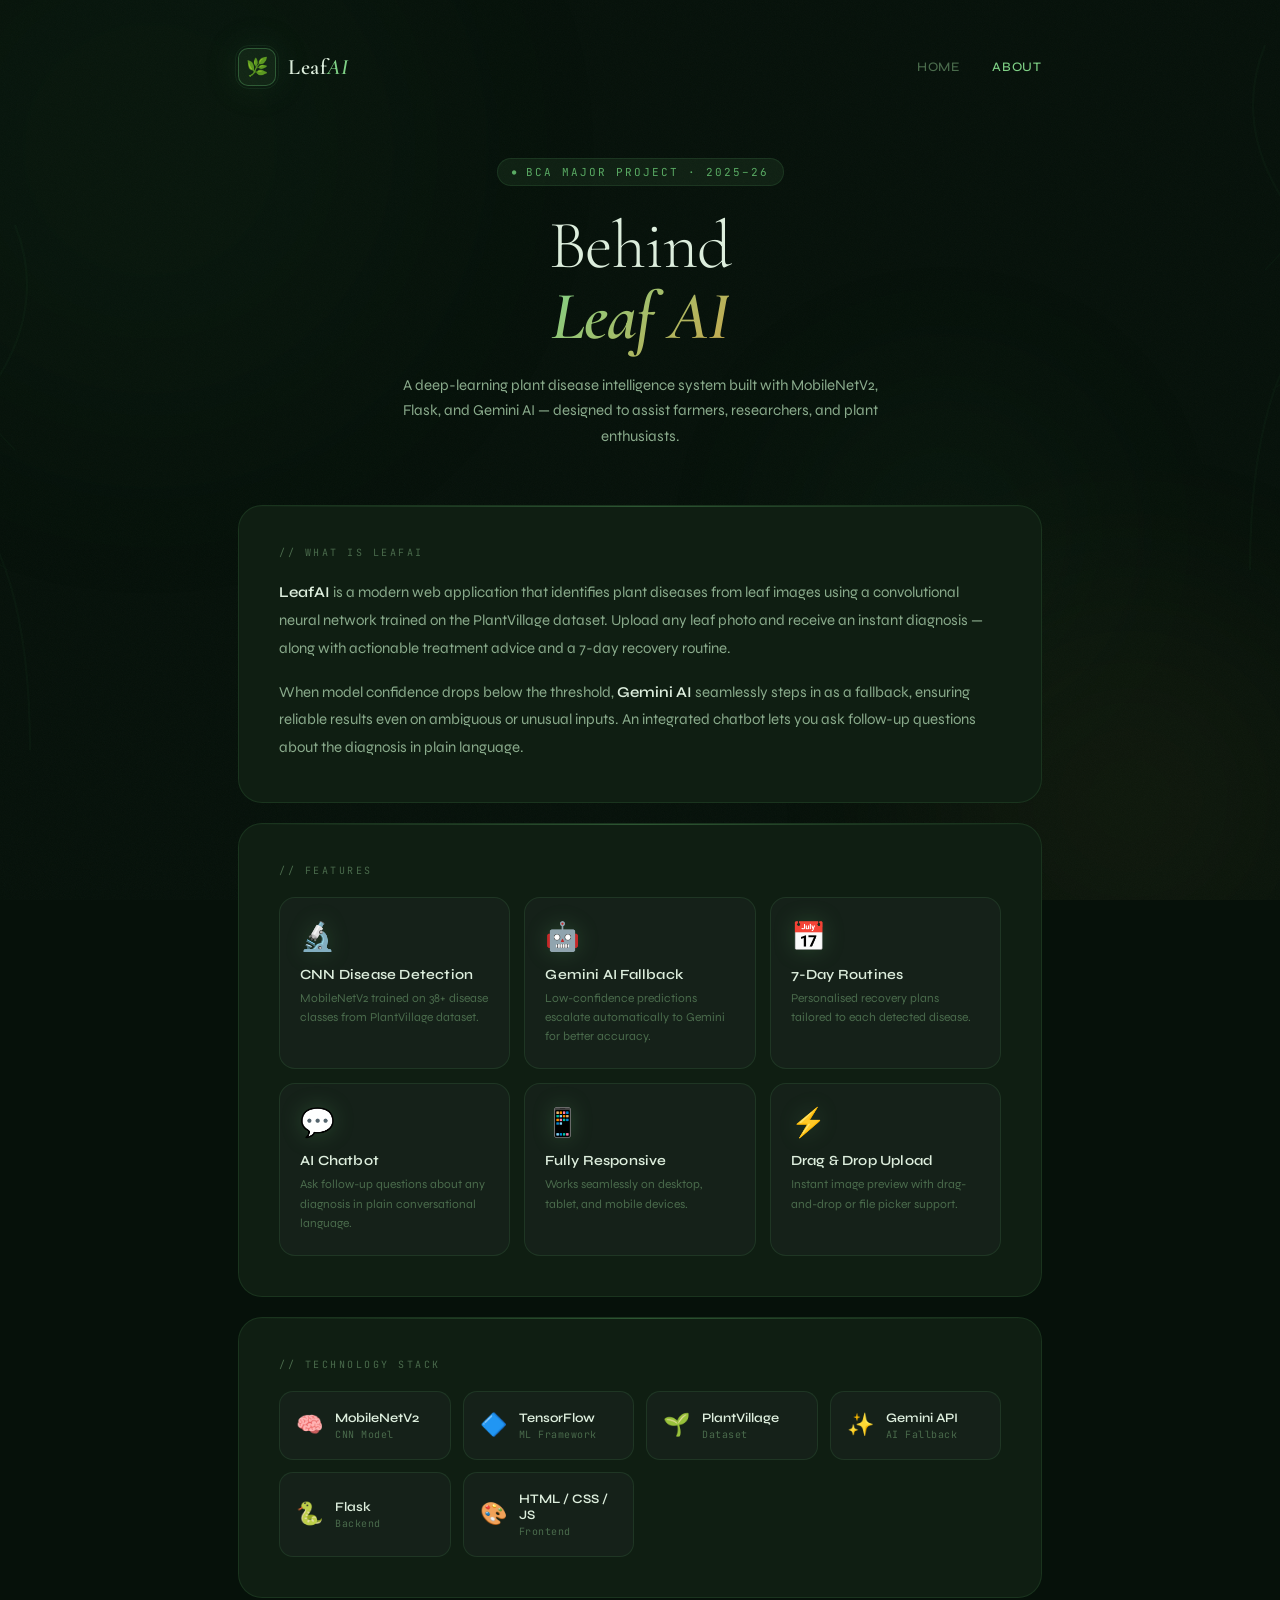
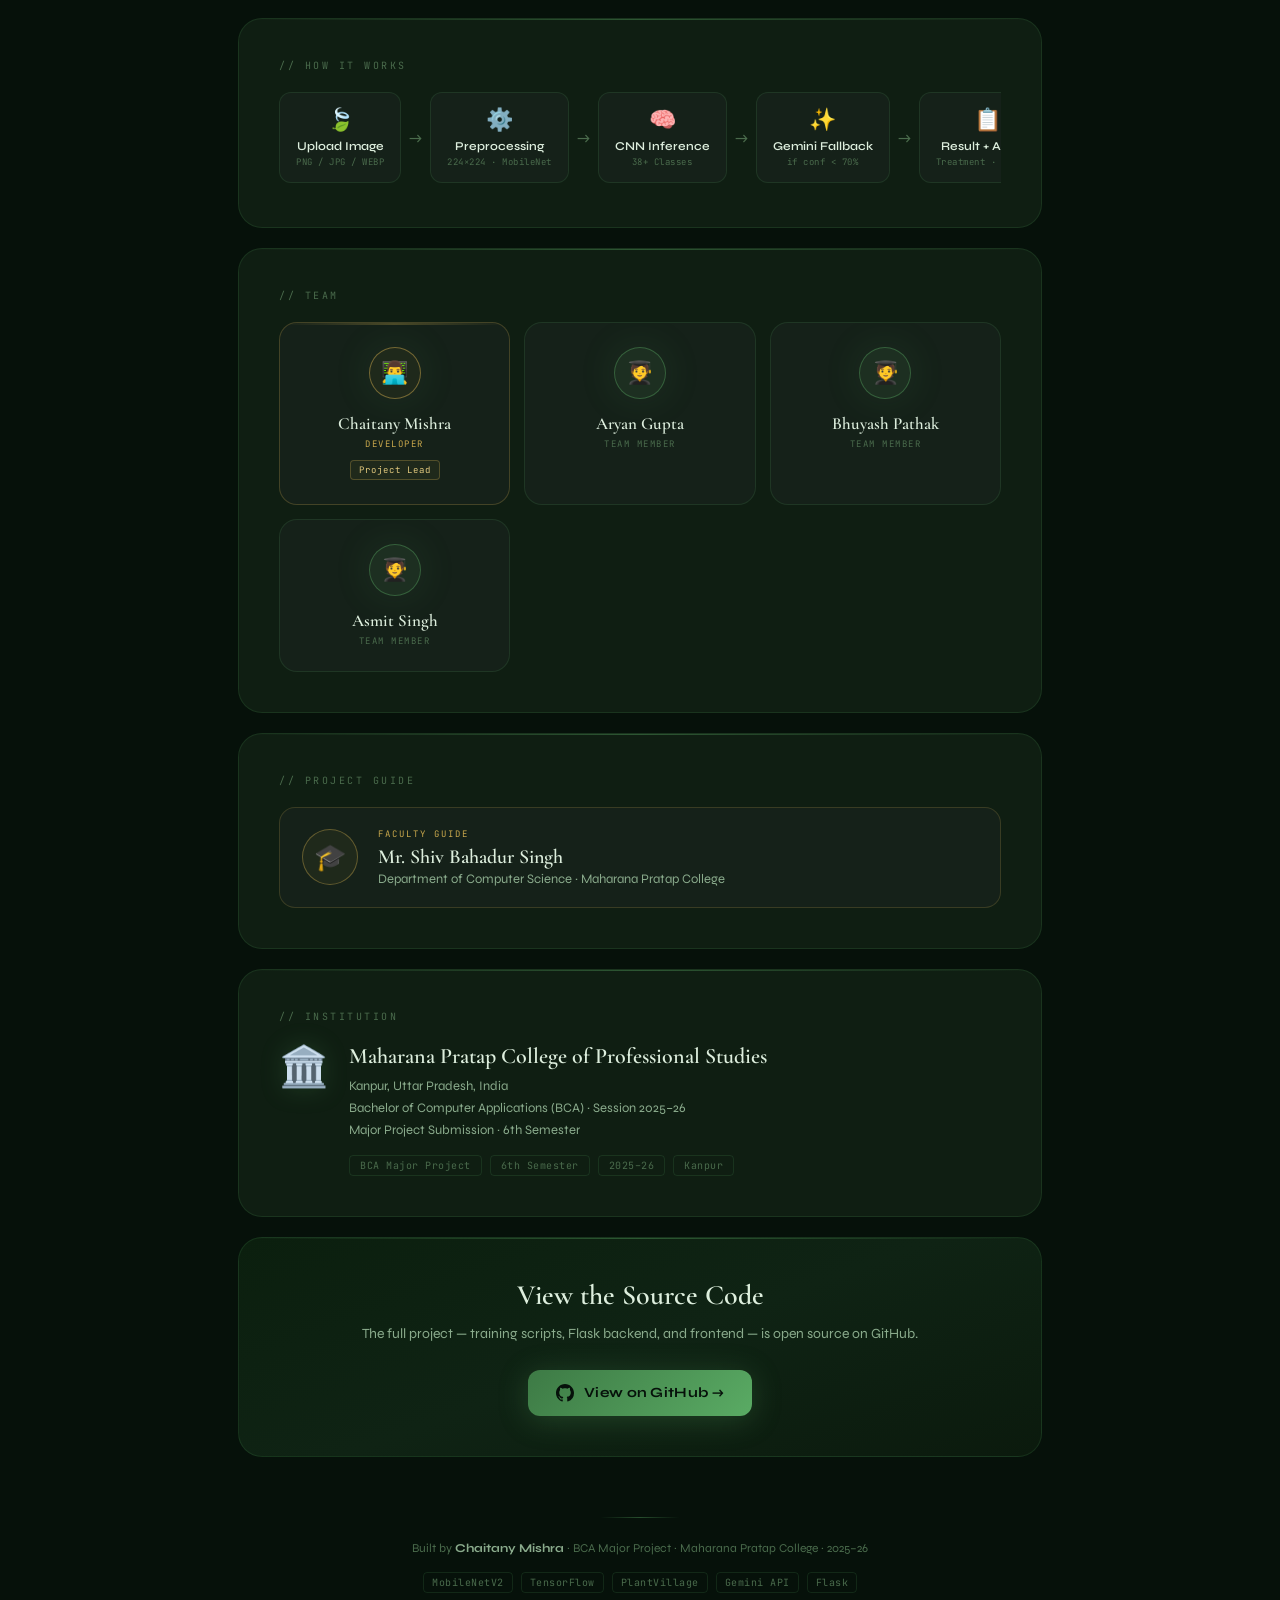
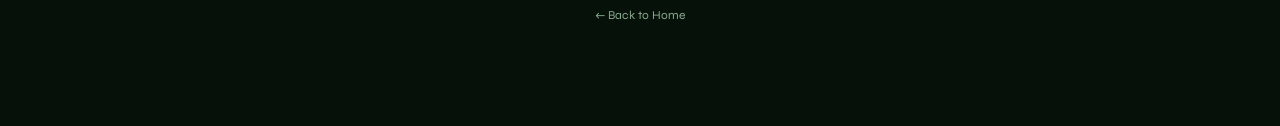
<file: templates/about.html>
<!DOCTYPE html>
<html lang="en">
<head>
  <meta charset="UTF-8" />
  <meta name="viewport" content="width=device-width, initial-scale=1.0" />
  <title>About | LeafAI — Plant Disease Intelligence</title>
  <link rel="preconnect" href="https://fonts.googleapis.com" />
  <link href="https://fonts.googleapis.com/css2?family=Cormorant+Garamond:ital,wght@0,300;0,400;0,600;0,700;1,300;1,400;1,600&family=Syne:wght@400;500;600;700;800&family=JetBrains+Mono:wght@300;400&display=swap" rel="stylesheet" />

  <style>
    *, *::before, *::after { box-sizing: border-box; margin: 0; padding: 0; }

    :root {
      --ink:           #06110a;
      --ink-2:         #0c1e10;
      --surface:       #0f1e12;
      --surface-2:     #152119;
      --surface-3:     #1a2a1e;
      --moss:          #3d7a45;
      --fern:          #5aab64;
      --leaf:          #7fd186;
      --sage:          #a8c9aa;
      --mist:          rgba(127,209,134,0.08);
      --mist-2:        rgba(127,209,134,0.14);
      --gold:          #c9a84c;
      --gold-light:    #e2c97e;
      --crimson:       #c0444a;
      --crimson-soft:  #e07070;
      --text-1:        #ddeedd;
      --text-2:        #8aab8c;
      --text-3:        #4a6b4c;
      --border:        rgba(90,171,100,0.15);
      --border-bright: rgba(90,171,100,0.40);
      --glow:          0 0 40px rgba(90,171,100,0.12);
      --glow-strong:   0 0 60px rgba(90,171,100,0.25);
    }

    html { scroll-behavior: smooth; }

    body {
      font-family: 'Syne', sans-serif;
      background: var(--ink);
      color: var(--text-1);
      min-height: 100vh;
      overflow-x: hidden;
    }

    /* ── Organic background ── */
    .canvas-bg {
      position: fixed; inset: 0; z-index: 0; pointer-events: none; overflow: hidden;
    }
    .orb {
      position: absolute; border-radius: 50%;
      filter: blur(100px); opacity: 0.07;
      animation: drift 20s ease-in-out infinite alternate;
    }
    .orb-1 { width: 700px; height: 700px; background: radial-gradient(circle, #3d7a45, transparent); top: -200px; left: -200px; animation-delay: 0s; }
    .orb-2 { width: 500px; height: 500px; background: radial-gradient(circle, #c9a84c, transparent); bottom: -150px; right: -100px; animation-delay: -7s; }
    .orb-3 { width: 350px; height: 350px; background: radial-gradient(circle, #5aab64, transparent); top: 40%; left: 60%; animation-delay: -14s; }

    .noise {
      position: fixed; inset: 0; z-index: 0; pointer-events: none; opacity: 0.03;
      background-image: url("data:image/svg+xml,%3Csvg viewBox='0 0 256 256' xmlns='http://www.w3.org/2000/svg'%3E%3Cfilter id='n'%3E%3CfeTurbulence type='fractalNoise' baseFrequency='0.9' numOctaves='4' stitchTiles='stitch'/%3E%3C/filter%3E%3Crect width='100%25' height='100%25' filter='url(%23n)'/%3E%3C/svg%3E");
      background-size: 200px 200px;
    }

    .botanical-left {
      position: fixed; left: -60px; top: 50%; transform: translateY(-50%);
      width: 180px; opacity: 0.04; z-index: 0; pointer-events: none;
    }
    .botanical-right {
      position: fixed; right: -60px; top: 30%; transform: translateY(-50%) scaleX(-1);
      width: 180px; opacity: 0.04; z-index: 0; pointer-events: none;
    }

    @keyframes drift {
      from { transform: translate(0, 0) scale(1); }
      to   { transform: translate(30px, 40px) scale(1.08); }
    }

    /* ── Layout ── */
    .wrapper {
      position: relative; z-index: 1;
      max-width: 860px;
      margin: 0 auto;
      padding: 48px 28px 100px;
    }

    /* ── Nav ── */
    nav {
      display: flex; justify-content: space-between; align-items: center;
      margin-bottom: 72px;
      animation: slideDown 0.6s cubic-bezier(0.16,1,0.3,1) both;
    }
    .nav-brand { display: flex; align-items: center; gap: 12px; }
    .brand-mark {
      width: 38px; height: 38px;
      border: 1.5px solid var(--border-bright);
      border-radius: 10px;
      display: flex; align-items: center; justify-content: center;
      font-size: 18px;
      background: var(--mist);
      box-shadow: var(--glow);
      position: relative;
      text-decoration: none;
    }
    .brand-mark::after {
      content: '';
      position: absolute; inset: -4px;
      border-radius: 14px;
      border: 1px solid rgba(90,171,100,0.1);
    }
    .brand-name {
      font-family: 'Cormorant Garamond', serif;
      font-size: 22px; font-weight: 600;
      letter-spacing: 0.5px; color: var(--text-1);
      text-decoration: none;
    }
    .brand-name em { font-style: italic; color: var(--leaf); }
    .nav-links { display: flex; gap: 32px; }
    .nav-links a {
      font-size: 13px; font-weight: 500; letter-spacing: 0.8px;
      text-transform: uppercase; color: var(--text-3);
      text-decoration: none; transition: color 0.2s;
    }
    .nav-links a:hover, .nav-links a.active { color: var(--leaf); }

    /* ── Page Hero ── */
    .page-hero {
      text-align: center; margin-bottom: 56px;
      animation: slideDown 0.7s 0.1s cubic-bezier(0.16,1,0.3,1) both;
    }
    .hero-eyebrow {
      display: inline-flex; align-items: center; gap: 8px;
      font-family: 'JetBrains Mono', monospace;
      font-size: 11px; letter-spacing: 2px; text-transform: uppercase;
      color: var(--fern); margin-bottom: 24px;
      padding: 6px 14px; border: 1px solid var(--border);
      border-radius: 99px; background: var(--mist);
    }
    .hero-eyebrow::before { content: '●'; font-size: 7px; animation: blink 2s ease infinite; }
    @keyframes blink { 0%,100% { opacity: 1; } 50% { opacity: 0.2; } }

    .page-hero h1 {
      font-family: 'Cormorant Garamond', serif;
      font-size: clamp(40px, 6vw, 68px);
      font-weight: 300; line-height: 1.05;
      letter-spacing: -1px; margin-bottom: 20px;
    }
    .page-hero h1 strong {
      font-weight: 600; font-style: italic;
      background: linear-gradient(135deg, var(--leaf) 0%, var(--gold) 100%);
      -webkit-background-clip: text; -webkit-text-fill-color: transparent;
      background-clip: text;
    }
    .page-hero p {
      font-size: 15px; font-weight: 400;
      color: var(--text-2); max-width: 500px;
      margin: 0 auto; line-height: 1.7;
    }

    /* ── Cards ── */
    .card {
      background: var(--surface);
      border: 1px solid var(--border);
      border-radius: 24px;
      padding: 40px;
      margin-bottom: 20px;
      position: relative; overflow: hidden;
    }
    .card::before {
      content: '';
      position: absolute; top: 0; left: 0; right: 0; height: 1px;
      background: linear-gradient(90deg, transparent, var(--fern), transparent);
      opacity: 0.4;
    }

    .section-label {
      font-family: 'JetBrains Mono', monospace;
      font-size: 10px; letter-spacing: 2.5px; text-transform: uppercase;
      color: var(--text-3); margin-bottom: 20px;
    }

    /* ── What is LeafAI ── */
    .about-intro { animation: slideUp 0.7s 0.2s cubic-bezier(0.16,1,0.3,1) both; }

    .about-intro p {
      font-size: 15px; line-height: 1.85; color: var(--text-2);
      font-weight: 400;
    }
    .about-intro p + p { margin-top: 16px; }
    .about-intro strong { color: var(--text-1); font-weight: 600; }

    /* ── Features Grid ── */
    .features-card { animation: slideUp 0.7s 0.3s cubic-bezier(0.16,1,0.3,1) both; }

    .features-grid {
      display: grid; grid-template-columns: repeat(auto-fill, minmax(220px, 1fr));
      gap: 14px; margin-top: 4px;
    }
    .feature-item {
      background: var(--surface-2);
      border: 1px solid var(--border);
      border-radius: 16px; padding: 22px 20px;
      transition: border-color 0.25s, transform 0.25s;
      cursor: default;
    }
    .feature-item:hover {
      border-color: var(--border-bright);
      transform: translateY(-3px);
      box-shadow: var(--glow);
    }
    .feature-icon {
      font-size: 28px; margin-bottom: 12px; display: block;
      filter: drop-shadow(0 0 10px rgba(90,171,100,0.25));
    }
    .feature-title {
      font-size: 14px; font-weight: 600; color: var(--text-1);
      margin-bottom: 6px; letter-spacing: 0.2px;
    }
    .feature-desc {
      font-size: 12px; color: var(--text-3); line-height: 1.6;
    }

    /* ── Tech Stack ── */
    .stack-card { animation: slideUp 0.7s 0.35s cubic-bezier(0.16,1,0.3,1) both; }

    .stack-grid {
      display: grid; grid-template-columns: repeat(auto-fill, minmax(160px, 1fr));
      gap: 12px; margin-top: 4px;
    }
    .stack-item {
      background: var(--surface-2);
      border: 1px solid var(--border);
      border-radius: 14px; padding: 18px 16px;
      display: flex; align-items: center; gap: 12px;
      transition: border-color 0.25s, background 0.25s;
    }
    .stack-item:hover { border-color: var(--border-bright); background: var(--mist-2); }

    .stack-icon { font-size: 22px; flex-shrink: 0; }
    .stack-info {}
    .stack-name {
      font-size: 13px; font-weight: 600; color: var(--text-1);
    }
    .stack-role {
      font-family: 'JetBrains Mono', monospace;
      font-size: 10px; color: var(--text-3); letter-spacing: 0.5px;
      margin-top: 2px;
    }

    /* ── Architecture ── */
    .arch-card { animation: slideUp 0.7s 0.4s cubic-bezier(0.16,1,0.3,1) both; }

    .arch-flow {
      display: flex; align-items: center; gap: 0;
      margin-top: 8px; overflow-x: auto;
      padding-bottom: 4px;
    }
    .arch-step {
      flex-shrink: 0;
      background: var(--surface-2);
      border: 1px solid var(--border);
      border-radius: 12px; padding: 14px 16px;
      text-align: center; min-width: 110px;
      transition: border-color 0.25s;
    }
    .arch-step:hover { border-color: var(--border-bright); }
    .arch-step-icon { font-size: 22px; margin-bottom: 6px; }
    .arch-step-name {
      font-size: 12px; font-weight: 600; color: var(--text-1);
    }
    .arch-step-sub {
      font-family: 'JetBrains Mono', monospace;
      font-size: 9px; color: var(--text-3); letter-spacing: 0.5px;
      margin-top: 3px;
    }
    .arch-arrow {
      color: var(--text-3); font-size: 16px;
      padding: 0 8px; flex-shrink: 0;
    }

    /* ── Team ── */
    .team-card { animation: slideUp 0.7s 0.45s cubic-bezier(0.16,1,0.3,1) both; }

    .team-grid {
      display: grid; grid-template-columns: repeat(auto-fill, minmax(180px, 1fr));
      gap: 14px; margin-top: 4px;
    }
    .member-card {
      background: var(--surface-2);
      border: 1px solid var(--border);
      border-radius: 18px; padding: 24px 20px;
      text-align: center;
      transition: border-color 0.25s, transform 0.25s;
      position: relative; overflow: hidden;
    }
    .member-card::before {
      content: '';
      position: absolute; top: 0; left: 0; right: 0; height: 2px;
      background: linear-gradient(90deg, transparent, var(--fern), transparent);
      opacity: 0;
      transition: opacity 0.3s;
    }
    .member-card:hover { border-color: var(--border-bright); transform: translateY(-4px); }
    .member-card:hover::before { opacity: 0.5; }
    .member-card.lead { border-color: rgba(201,168,76,0.25); }
    .member-card.lead::before { opacity: 0.3; background: linear-gradient(90deg, transparent, var(--gold), transparent); }

    .member-avatar {
      width: 52px; height: 52px; border-radius: 50%;
      background: var(--mist); border: 1.5px solid var(--border-bright);
      display: flex; align-items: center; justify-content: center;
      font-size: 22px; margin: 0 auto 14px;
      box-shadow: var(--glow);
    }
    .member-card.lead .member-avatar {
      border-color: rgba(201,168,76,0.5);
      background: rgba(201,168,76,0.06);
    }
    .member-name {
      font-family: 'Cormorant Garamond', serif;
      font-size: 17px; font-weight: 600; color: var(--text-1);
      margin-bottom: 4px;
    }
    .member-role {
      font-family: 'JetBrains Mono', monospace;
      font-size: 9px; letter-spacing: 1.5px; text-transform: uppercase;
      color: var(--text-3);
    }
    .member-card.lead .member-role { color: var(--gold); }
    .member-badge {
      display: inline-block; margin-top: 10px;
      font-family: 'JetBrains Mono', monospace;
      font-size: 9px; letter-spacing: 1px;
      padding: 3px 8px; border-radius: 4px;
      border: 1px solid rgba(201,168,76,0.3);
      color: var(--gold-light); background: rgba(201,168,76,0.06);
    }

    /* ── Guide ── */
    .guide-card { animation: slideUp 0.7s 0.5s cubic-bezier(0.16,1,0.3,1) both; }

    .guide-inner {
      display: flex; align-items: center; gap: 20px;
      padding: 20px 22px;
      background: var(--surface-2);
      border: 1px solid rgba(201,168,76,0.2);
      border-radius: 16px;
    }
    .guide-avatar {
      width: 56px; height: 56px; border-radius: 50%;
      background: rgba(201,168,76,0.06);
      border: 1.5px solid rgba(201,168,76,0.4);
      display: flex; align-items: center; justify-content: center;
      font-size: 26px; flex-shrink: 0;
    }
    .guide-details {}
    .guide-label {
      font-family: 'JetBrains Mono', monospace;
      font-size: 9px; letter-spacing: 2px; text-transform: uppercase;
      color: var(--gold); margin-bottom: 5px;
    }
    .guide-name {
      font-family: 'Cormorant Garamond', serif;
      font-size: 20px; font-weight: 600; color: var(--text-1);
      margin-bottom: 2px;
    }
    .guide-dept {
      font-size: 13px; color: var(--text-2);
    }

    /* ── College ── */
    .college-card { animation: slideUp 0.7s 0.55s cubic-bezier(0.16,1,0.3,1) both; }

    .college-inner {
      display: flex; align-items: flex-start; gap: 20px;
    }
    .college-icon {
      font-size: 40px; flex-shrink: 0;
      filter: drop-shadow(0 0 12px rgba(90,171,100,0.2));
    }
    .college-info {}
    .college-name {
      font-family: 'Cormorant Garamond', serif;
      font-size: 22px; font-weight: 600; color: var(--text-1);
      margin-bottom: 6px;
    }
    .college-details {
      font-size: 13px; color: var(--text-2); line-height: 1.7;
    }
    .college-tags { display: flex; flex-wrap: wrap; gap: 8px; margin-top: 14px; }
    .college-tag {
      font-family: 'JetBrains Mono', monospace;
      font-size: 10px; padding: 3px 10px; border-radius: 4px;
      border: 1px solid var(--border); color: var(--text-3); letter-spacing: 0.5px;
    }

    /* ── GitHub CTA ── */
    .cta-card {
      animation: slideUp 0.7s 0.6s cubic-bezier(0.16,1,0.3,1) both;
      text-align: center;
      background: linear-gradient(160deg, #0b1f0e 0%, #0f2314 50%, #0b1a0d 100%);
    }
    .cta-card h3 {
      font-family: 'Cormorant Garamond', serif;
      font-size: 28px; font-weight: 600;
      color: var(--text-1); margin-bottom: 10px;
    }
    .cta-card p { font-size: 14px; color: var(--text-2); line-height: 1.7; margin-bottom: 24px; }
    .cta-btn {
      display: inline-flex; align-items: center; gap: 10px;
      padding: 14px 28px;
      background: linear-gradient(135deg, var(--moss), var(--fern));
      color: var(--ink); font-size: 14px; font-weight: 700;
      font-family: 'Syne', sans-serif; letter-spacing: 0.3px;
      border-radius: 12px; text-decoration: none;
      transition: all 0.3s cubic-bezier(0.16,1,0.3,1);
      box-shadow: 0 4px 30px rgba(90,171,100,0.25);
    }
    .cta-btn:hover {
      transform: translateY(-2px);
      box-shadow: 0 8px 40px rgba(90,171,100,0.4);
    }
    .cta-btn svg { width: 18px; height: 18px; fill: var(--ink); }

    /* ── Footer ── */
    footer {
      text-align: center; margin-top: 60px;
      animation: slideUp 0.7s 0.65s cubic-bezier(0.16,1,0.3,1) both;
    }
    .footer-divider {
      width: 80px; height: 1px;
      background: linear-gradient(90deg, transparent, var(--border-bright), transparent);
      margin: 0 auto 20px;
    }
    footer p { font-size: 12px; color: var(--text-3); line-height: 1.8; }
    footer a { color: var(--text-2); text-decoration: none; transition: color 0.2s; }
    footer a:hover { color: var(--leaf); }
    .footer-stack {
      display: flex; flex-wrap: wrap; justify-content: center; gap: 8px; margin-top: 12px;
    }
    .stack-tag {
      font-family: 'JetBrains Mono', monospace;
      font-size: 10px; padding: 3px 8px; border-radius: 4px;
      border: 1px solid var(--border); color: var(--text-3); letter-spacing: 0.5px;
    }

    /* ── Animations ── */
    @keyframes slideDown {
      from { opacity: 0; transform: translateY(-16px); }
      to   { opacity: 1; transform: translateY(0); }
    }
    @keyframes slideUp {
      from { opacity: 0; transform: translateY(20px); }
      to   { opacity: 1; transform: translateY(0); }
    }

    /* ── Responsive ── */
    @media (max-width: 620px) {
      .wrapper { padding: 28px 16px 80px; }
      .card { padding: 28px 20px; }
      .arch-flow { gap: 0; }
      .college-inner { flex-direction: column; gap: 12px; }
      .guide-inner { flex-direction: column; text-align: center; }
      .page-hero h1 { font-size: 36px; }
    }
  </style>
</head>

<body>
  <div class="canvas-bg">
    <div class="orb orb-1"></div>
    <div class="orb orb-2"></div>
    <div class="orb orb-3"></div>
  </div>
  <div class="noise"></div>

  <!-- Botanical SVG decor -->
  <svg class="botanical-left" viewBox="0 0 120 400" fill="none" xmlns="http://www.w3.org/2000/svg">
    <path d="M60 400 Q60 300 30 250 Q0 200 40 150 Q70 100 50 50" stroke="#5aab64" stroke-width="1.5" fill="none"/>
    <path d="M50 200 Q20 170 10 140" stroke="#5aab64" stroke-width="1" fill="none"/>
    <path d="M45 280 Q15 260 5 230" stroke="#5aab64" stroke-width="1" fill="none"/>
    <ellipse cx="15" cy="130" rx="18" ry="12" transform="rotate(-30 15 130)" stroke="#5aab64" stroke-width="1" fill="none"/>
    <ellipse cx="8" cy="220" rx="20" ry="13" transform="rotate(-20 8 220)" stroke="#5aab64" stroke-width="1" fill="none"/>
  </svg>
  <svg class="botanical-right" viewBox="0 0 120 400" fill="none" xmlns="http://www.w3.org/2000/svg">
    <path d="M60 400 Q60 300 30 250 Q0 200 40 150 Q70 100 50 50" stroke="#5aab64" stroke-width="1.5" fill="none"/>
    <path d="M50 200 Q20 170 10 140" stroke="#5aab64" stroke-width="1" fill="none"/>
    <path d="M45 280 Q15 260 5 230" stroke="#5aab64" stroke-width="1" fill="none"/>
    <ellipse cx="15" cy="130" rx="18" ry="12" transform="rotate(-30 15 130)" stroke="#5aab64" stroke-width="1" fill="none"/>
    <ellipse cx="8" cy="220" rx="20" ry="13" transform="rotate(-20 8 220)" stroke="#5aab64" stroke-width="1" fill="none"/>
  </svg>

  <div class="wrapper">

    <!-- Nav -->
    <nav>
      <div class="nav-brand">
        <a href="/" class="brand-mark">🌿</a>
        <a href="/" class="brand-name">Leaf<em>AI</em></a>
      </div>
      <div class="nav-links">
        <a href="/">Home</a>
        <a href="/about" class="active">About</a>
      </div>
    </nav>

    <!-- Page Hero -->
    <div class="page-hero">
      <div class="hero-eyebrow">BCA Major Project · 2025–26</div>
      <h1>Behind<br><strong>Leaf AI</strong></h1>
      <p>A deep-learning plant disease intelligence system built with MobileNetV2, Flask, and Gemini AI — designed to assist farmers, researchers, and plant enthusiasts.</p>
    </div>

    <!-- About Intro -->
    <div class="card about-intro">
      <div class="section-label">// What is LeafAI</div>
      <p><strong>LeafAI</strong> is a modern web application that identifies plant diseases from leaf images using a convolutional neural network trained on the PlantVillage dataset. Upload any leaf photo and receive an instant diagnosis — along with actionable treatment advice and a 7-day recovery routine.</p>
      <p>When model confidence drops below the threshold, <strong>Gemini AI</strong> seamlessly steps in as a fallback, ensuring reliable results even on ambiguous or unusual inputs. An integrated chatbot lets you ask follow-up questions about the diagnosis in plain language.</p>
    </div>

    <!-- Features -->
    <div class="card features-card">
      <div class="section-label">// Features</div>
      <div class="features-grid">
        <div class="feature-item">
          <span class="feature-icon">🔬</span>
          <div class="feature-title">CNN Disease Detection</div>
          <div class="feature-desc">MobileNetV2 trained on 38+ disease classes from PlantVillage dataset.</div>
        </div>
        <div class="feature-item">
          <span class="feature-icon">🤖</span>
          <div class="feature-title">Gemini AI Fallback</div>
          <div class="feature-desc">Low-confidence predictions escalate automatically to Gemini for better accuracy.</div>
        </div>
        <div class="feature-item">
          <span class="feature-icon">📅</span>
          <div class="feature-title">7-Day Routines</div>
          <div class="feature-desc">Personalised recovery plans tailored to each detected disease.</div>
        </div>
        <div class="feature-item">
          <span class="feature-icon">💬</span>
          <div class="feature-title">AI Chatbot</div>
          <div class="feature-desc">Ask follow-up questions about any diagnosis in plain conversational language.</div>
        </div>
        <div class="feature-item">
          <span class="feature-icon">📱</span>
          <div class="feature-title">Fully Responsive</div>
          <div class="feature-desc">Works seamlessly on desktop, tablet, and mobile devices.</div>
        </div>
        <div class="feature-item">
          <span class="feature-icon">⚡</span>
          <div class="feature-title">Drag & Drop Upload</div>
          <div class="feature-desc">Instant image preview with drag-and-drop or file picker support.</div>
        </div>
      </div>
    </div>

    <!-- Tech Stack -->
    <div class="card stack-card">
      <div class="section-label">// Technology Stack</div>
      <div class="stack-grid">
        <div class="stack-item">
          <span class="stack-icon">🧠</span>
          <div class="stack-info">
            <div class="stack-name">MobileNetV2</div>
            <div class="stack-role">CNN Model</div>
          </div>
        </div>
        <div class="stack-item">
          <span class="stack-icon">🔷</span>
          <div class="stack-info">
            <div class="stack-name">TensorFlow</div>
            <div class="stack-role">ML Framework</div>
          </div>
        </div>
        <div class="stack-item">
          <span class="stack-icon">🌱</span>
          <div class="stack-info">
            <div class="stack-name">PlantVillage</div>
            <div class="stack-role">Dataset</div>
          </div>
        </div>
        <div class="stack-item">
          <span class="stack-icon">✨</span>
          <div class="stack-info">
            <div class="stack-name">Gemini API</div>
            <div class="stack-role">AI Fallback</div>
          </div>
        </div>
        <div class="stack-item">
          <span class="stack-icon">🐍</span>
          <div class="stack-info">
            <div class="stack-name">Flask</div>
            <div class="stack-role">Backend</div>
          </div>
        </div>
        <div class="stack-item">
          <span class="stack-icon">🎨</span>
          <div class="stack-info">
            <div class="stack-name">HTML / CSS / JS</div>
            <div class="stack-role">Frontend</div>
          </div>
        </div>
      </div>
    </div>

    <!-- Architecture Flow -->
    <div class="card arch-card">
      <div class="section-label">// How It Works</div>
      <div class="arch-flow">
        <div class="arch-step">
          <div class="arch-step-icon">🍃</div>
          <div class="arch-step-name">Upload Image</div>
          <div class="arch-step-sub">PNG / JPG / WEBP</div>
        </div>
        <div class="arch-arrow">→</div>
        <div class="arch-step">
          <div class="arch-step-icon">⚙️</div>
          <div class="arch-step-name">Preprocessing</div>
          <div class="arch-step-sub">224×224 · MobileNet</div>
        </div>
        <div class="arch-arrow">→</div>
        <div class="arch-step">
          <div class="arch-step-icon">🧠</div>
          <div class="arch-step-name">CNN Inference</div>
          <div class="arch-step-sub">38+ Classes</div>
        </div>
        <div class="arch-arrow">→</div>
        <div class="arch-step">
          <div class="arch-step-icon">✨</div>
          <div class="arch-step-name">Gemini Fallback</div>
          <div class="arch-step-sub">if conf &lt; 70%</div>
        </div>
        <div class="arch-arrow">→</div>
        <div class="arch-step">
          <div class="arch-step-icon">📋</div>
          <div class="arch-step-name">Result + Advice</div>
          <div class="arch-step-sub">Treatment · Routine</div>
        </div>
      </div>
    </div>

    <!-- Team -->
    <div class="card team-card">
      <div class="section-label">// Team</div>
      <div class="team-grid">
        <div class="member-card lead">
          <div class="member-avatar">👨‍💻</div>
          <div class="member-name">Chaitany Mishra</div>
          <div class="member-role">Developer</div>
          <div class="member-badge">Project Lead</div>
        </div>
        <div class="member-card">
          <div class="member-avatar">🧑‍🎓</div>
          <div class="member-name">Aryan Gupta</div>
          <div class="member-role">Team Member</div>
        </div>
        <div class="member-card">
          <div class="member-avatar">🧑‍🎓</div>
          <div class="member-name">Bhuyash Pathak</div>
          <div class="member-role">Team Member</div>
        </div>
        <div class="member-card">
          <div class="member-avatar">🧑‍🎓</div>
          <div class="member-name">Asmit Singh</div>
          <div class="member-role">Team Member</div>
        </div>
      </div>
    </div>

    <!-- Guide -->
    <div class="card guide-card">
      <div class="section-label">// Project Guide</div>
      <div class="guide-inner">
        <div class="guide-avatar">🎓</div>
        <div class="guide-details">
          <div class="guide-label">Faculty Guide</div>
          <div class="guide-name">Mr. Shiv Bahadur Singh</div>
          <div class="guide-dept">Department of Computer Science · Maharana Pratap College</div>
        </div>
      </div>
    </div>

    <!-- College -->
    <div class="card college-card">
      <div class="section-label">// Institution</div>
      <div class="college-inner">
        <div class="college-icon">🏛️</div>
        <div class="college-info">
          <div class="college-name">Maharana Pratap College of Professional Studies</div>
          <div class="college-details">
            Kanpur, Uttar Pradesh, India<br>
            Bachelor of Computer Applications (BCA) · Session 2025–26<br>
            Major Project Submission · 6th Semester
          </div>
          <div class="college-tags">
            <span class="college-tag">BCA Major Project</span>
            <span class="college-tag">6th Semester</span>
            <span class="college-tag">2025–26</span>
            <span class="college-tag">Kanpur</span>
          </div>
        </div>
      </div>
    </div>

    <!-- GitHub CTA -->
    <div class="card cta-card">
      <h3>View the Source Code</h3>
      <p>The full project — training scripts, Flask backend, and frontend — is open source on GitHub.</p>
      <a href="https://github.com/ChaitanyMishra/plant_disease_identification" target="_blank" rel="noopener" class="cta-btn">
        <svg viewBox="0 0 24 24" xmlns="http://www.w3.org/2000/svg">
          <path d="M12 0C5.37 0 0 5.37 0 12c0 5.31 3.435 9.795 8.205 11.385.6.105.825-.255.825-.57 0-.285-.015-1.23-.015-2.235-3.015.555-3.795-.735-4.035-1.41-.135-.345-.72-1.41-1.23-1.695-.42-.225-1.02-.78-.015-.795.945-.015 1.62.87 1.845 1.23 1.08 1.815 2.805 1.305 3.495.99.105-.78.42-1.305.765-1.605-2.67-.3-5.46-1.335-5.46-5.925 0-1.305.465-2.385 1.23-3.225-.12-.3-.54-1.53.12-3.18 0 0 1.005-.315 3.3 1.23.96-.27 1.98-.405 3-.405s2.04.135 3 .405c2.295-1.56 3.3-1.23 3.3-1.23.66 1.65.24 2.88.12 3.18.765.84 1.23 1.905 1.23 3.225 0 4.605-2.805 5.625-5.475 5.925.435.375.81 1.095.81 2.22 0 1.605-.015 2.895-.015 3.3 0 .315.225.69.825.57A12.02 12.02 0 0 0 24 12c0-6.63-5.37-12-12-12z"/>
        </svg>
        View on GitHub →
      </a>
    </div>

    <!-- Footer -->
    <footer>
      <div class="footer-divider"></div>
      <p>Built by <strong style="color:var(--text-2)">Chaitany Mishra</strong> · BCA Major Project · Maharana Pratap College · 2025–26</p>
      <div class="footer-stack">
        <span class="stack-tag">MobileNetV2</span>
        <span class="stack-tag">TensorFlow</span>
        <span class="stack-tag">PlantVillage</span>
        <span class="stack-tag">Gemini API</span>
        <span class="stack-tag">Flask</span>
      </div>
      <p style="margin-top:12px"><a href="/">← Back to Home</a></p>
    </footer>

  </div>
</body>
</html>
</file>
